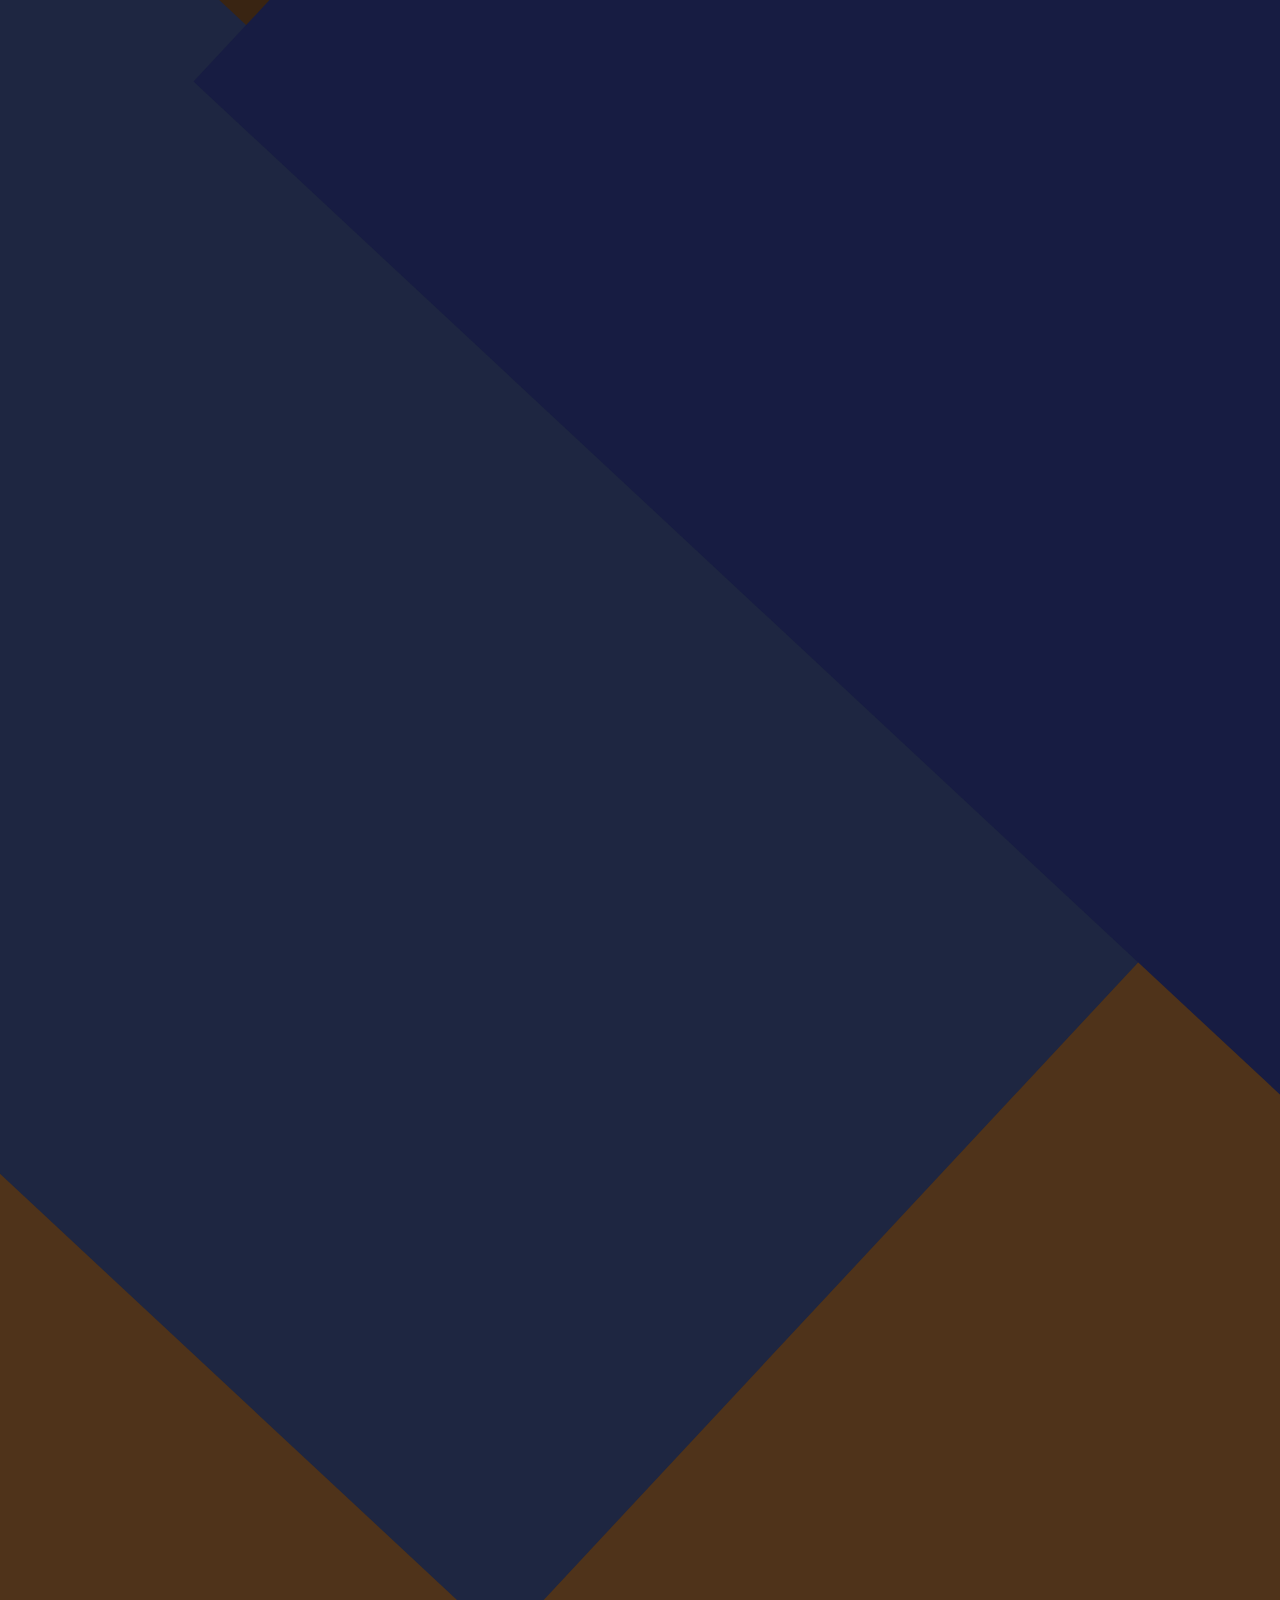
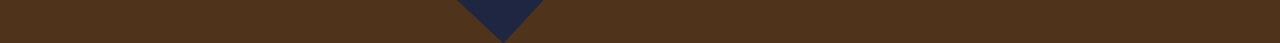
<file: Game-TowerDefence/index.html>
<!DOCTYPE html>
<html lang="en">

<head>
    <meta charset="UTF-8">
    <meta http-equiv="X-UA-Compatible" content="IE=edge">
    <meta name="viewport" content="width=device-width, initial-scale=1.0">
    <link href="https://cdn.jsdelivr.net/npm/bootstrap@5.2.3/dist/css/bootstrap.min.css" rel="stylesheet"
        integrity="sha384-rbsA2VBKQhggwzxH7pPCaAqO46MgnOM80zW1RWuH61DGLwZJEdK2Kadq2F9CUG65" crossorigin="anonymous">
    <link rel="stylesheet" href="index.css">
    <link rel="stylesheet" href="coverslider.css">
    <title>Tower Defence</title>
</head>

<body>
    <div id="backgroundComer-1"></div>
    <div id="backgroundComer-2"></div>
    <div id="wholearea">
        <div id="area1">
            <canvas id="mygraphicsarea" style="width: 100%">
            </canvas>
        </div>
        <div id="area2">
            <div class="myclass" id="code1">
                <p>For: Defender Tower-1(Use Margin property)</p>
                <div class="form-floating">
                    <input type="text" class="form-control" id="codearea1" placeholder="Margin Property">
                    <label for="floatinginput">Margin Property</label>
                </div>
            </div>
            <div id="code2" class="myclass">
                <p>For: Defender Tower-2.Use Flexbox Property(Justify content)</p>
                <div class="form-floating">
                    <input type="text" class="form-control" id="codearea2" placeholder="Margin Property">
                    <label for="floatinginput">Flex-Box Property</label>
                </div>
            </div>
            <div id="code3" class="myclass">
                <p>For: Defender Tower-3.Use Flexbox Property(Justify content)</p>
                <div class="form-floating">
                    <input type="text" class="form-control" id="codearea3" placeholder="Margin Property">
                    <label for="floatinginput">Flex-Box Property</label>
                </div>
            </div>
            <button id="Submit" type="button" class="btn btn-warning">Run</button>
        </div>
    </div>
    <div id="gameover">
        <P>Game Over</P>
        <p>Refresh To Play Again.</p>
    </div>
    <div id="gamecomplete">
        <p>Congratulations !</p>
        <p>Moving to next level</p>
    </div>
    <div id="informations">
        <div id="informations2">
            <p>Your job is to stop the incoming enemies from getting past your defenses. Unlike other tower defense
                games, you must position your towers using CSS!</p>
            <p>We'll start with container properties. A flexbox container has a main axis and a cross</p>
            <img src="./Img/Linesimg.png" alt=""
                style="width: 50%;display: block;margin-left: auto;margin-right: auto;">
            <p>Use the justify-content property on the tower group container to move your towers into effective
                positions. justify-content positions a container's items along the main axis and accepts the following
                values:</p>
            <ul>
                <li>flex-start: group items at the start of a container's main axis</li>
                <li>flex-end: group items at the end of the main axis</li>
                <p>center: group items in the center of the main axis</p>
                <li>space-between: evenly distribute items along the main axis such that the first item aligns at the
                    start and the final item aligns at the end</li>
                <li>space-around: evenly distribute items along the main axis such that all items have equal space around
                    them</li>
                <li>Try justify-content: center; for example, to move the container's towers to the center of the main
                    axis.</li>
            </ul>
            <button id="seperatebtn" style="display: block;margin-left: auto;position: relative;top: -6%;">Ok,got it!</button>
        </div>
    </div>
</body>
<script src="CoverSlider.js"></script>
<script src="JavaScript/Placement.js"></script>
<script src="JavaScript/WayPoints.js"></script>
<script src="JavaScript/Classes.js"></script>
<script src="JavaScript/Level-1.js"></script>
<script src="https://cdn.jsdelivr.net/npm/@popperjs/core@2.11.6/dist/umd/popper.min.js"
    integrity="sha384-oBqDVmMz9ATKxIep9tiCxS/Z9fNfEXiDAYTujMAeBAsjFuCZSmKbSSUnQlmh/jp3"
    crossorigin="anonymous"></script>
<script src="https://cdn.jsdelivr.net/npm/bootstrap@5.2.3/dist/js/bootstrap.min.js"
    integrity="sha384-cuYeSxntonz0PPNlHhBs68uyIAVpIIOZZ5JqeqvYYIcEL727kskC66kF92t6Xl2V"
    crossorigin="anonymous"></script>

</html>
</file>
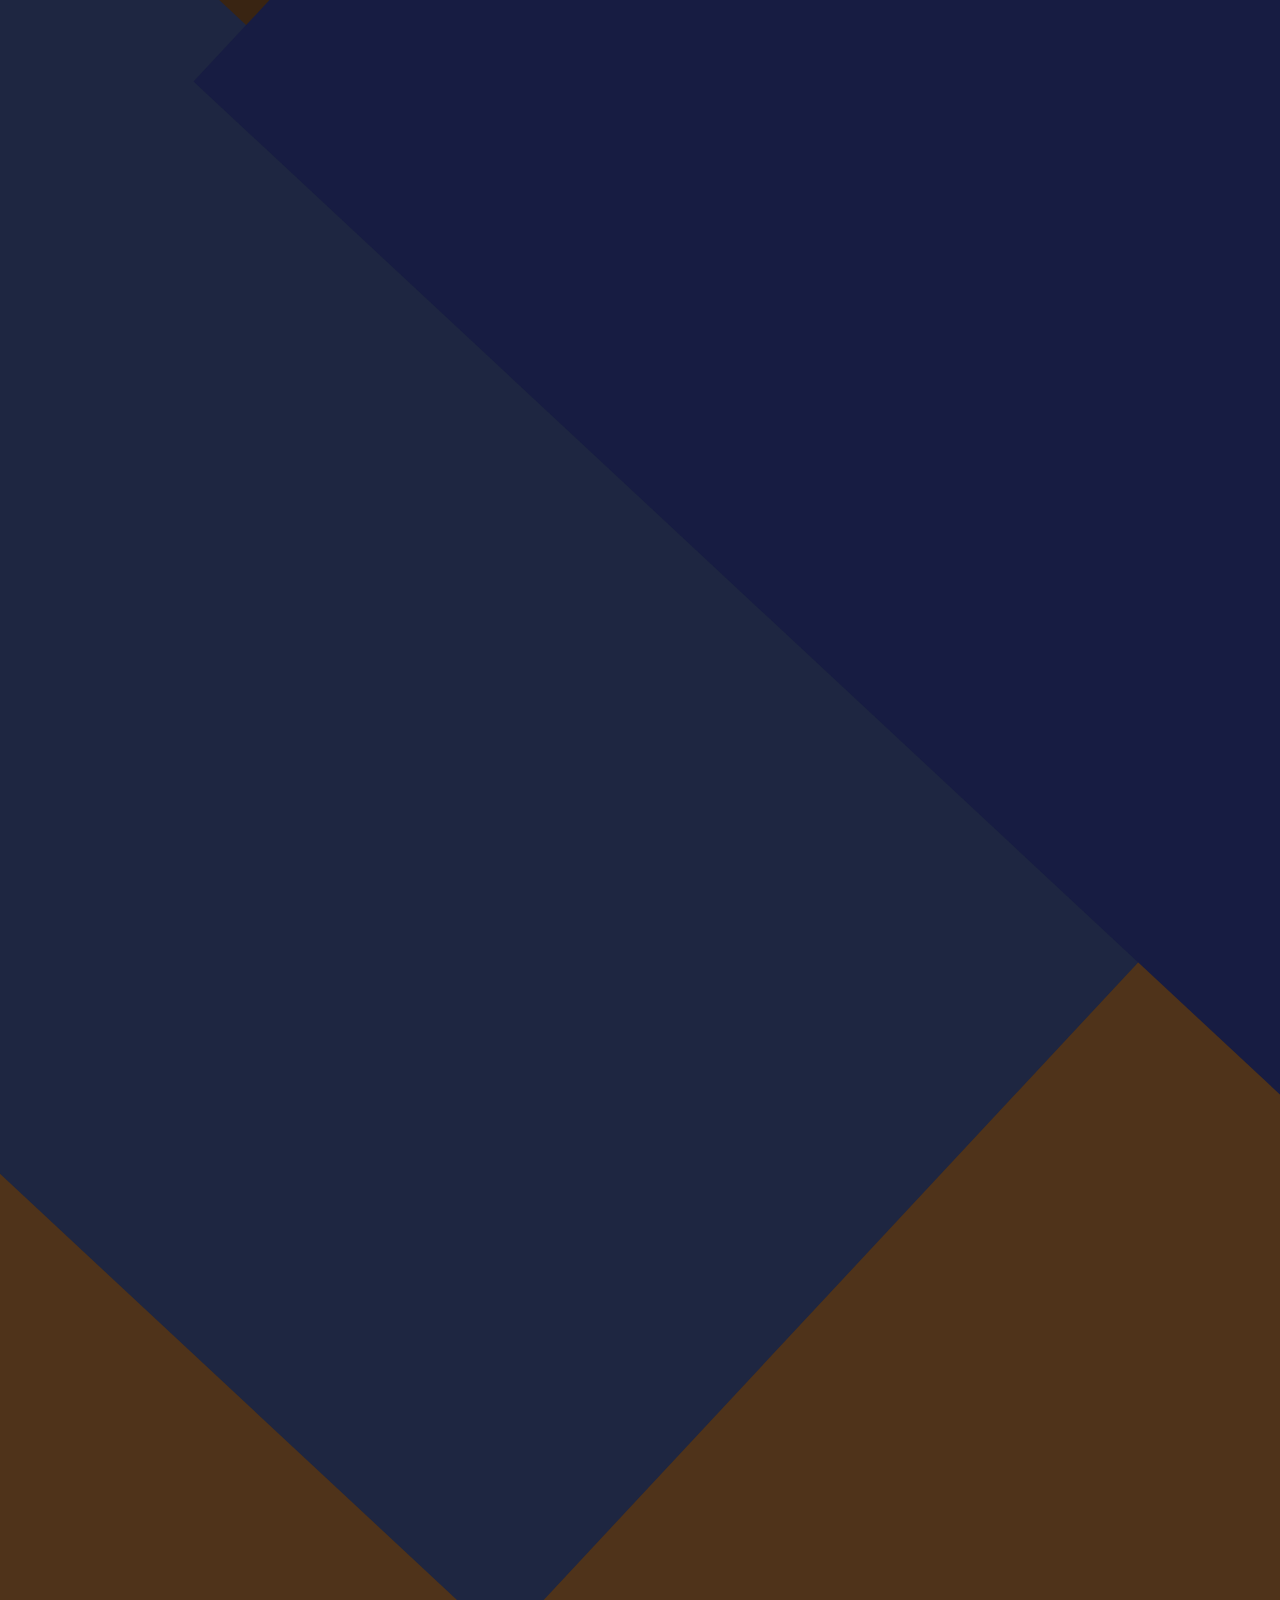
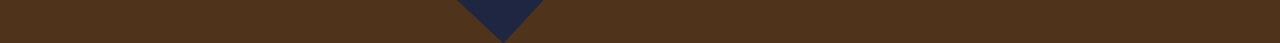
<file: Game-TowerDefence/Level-2.html>
<!DOCTYPE html>
<html lang="en">

<head>
    <meta charset="UTF-8">
    <meta http-equiv="X-UA-Compatible" content="IE=edge">
    <meta name="viewport" content="width=device-width, initial-scale=1.0">
    <link href="https://cdn.jsdelivr.net/npm/bootstrap@5.2.3/dist/css/bootstrap.min.css" rel="stylesheet"
        integrity="sha384-rbsA2VBKQhggwzxH7pPCaAqO46MgnOM80zW1RWuH61DGLwZJEdK2Kadq2F9CUG65" crossorigin="anonymous">
    <link rel="stylesheet" href="index.css">
    <link rel="stylesheet" href="coverslider.css">
    <title>Tower Defence</title>
</head>

<body>
    <div id="backgroundComer-1"></div>
    <div id="backgroundComer-2"></div>
    <div id="wholearea">
        <div id="area1">
            <canvas id="mygraphicsarea" style="width: 100%">
            </canvas>
        </div>
        <div id="area2">
            <div class="myclass" id="code1">
                <p>display: flex</p>
                <div class="form-floating">
                    <input type="text" class="form-control" placeholder="flex-direction: row" disabled>
                    <label for="floatinginput">flex-direction: row</label>
                </div>
            </div>
            <div id="code2" class="myclass">
                <p>For: Defender Tower-1.Use Flexbox Property(align-self)</p>
                <div class="form-floating">
                    <input type="text" class="form-control" id="codearea1" placeholder="Margin Property">
                    <label for="floatinginput">Flex-Box Property</label>
                </div>
            </div>
            <div id="code3" class="myclass">
                <p>For: Defender Tower-2.Use Flexbox Property(align-self)</p>
                <div class="form-floating">
                    <input type="text" class="form-control" id="codearea2" placeholder="Margin Property">
                    <label for="floatinginput">Flex-Box Property</label>
                </div>
            </div>
            <div id="code4" class="myclass">
                <p>For: Defender Tower-3.Use Flexbox Property(align-self)</p>
                <div class="form-floating">
                    <input type="text" class="form-control" id="codearea3" placeholder="Margin Property">
                    <label for="floatinginput">Flex-Box Property</label>
                </div>
            </div>
            <div id="code5" class="myclass">
                <p>For: Defender Tower-4.Use Flexbox Property(align-self)</p>
                <div class="form-floating">
                    <input type="text" class="form-control" id="codearea4" placeholder="Margin Property">
                    <label for="floatinginput">Flex-Box Property</label>
                </div>
            </div>
            <button id="Submit" type="button" class="btn btn-warning">Run</button>
        </div>
    </div>
    <div id="gameover">
        <P>Game Over</P>
        <p>Refresh To Play Again.</p>
    </div>
    <div id="gamecomplete">
        <p>Congratulations !</p>
        <p>Moving to next level</p>
    </div>
    <div id="informations">
        <div id="informations2">
            <p>Your job is to stop the incoming enemies from getting past your defenses. Unlike other tower defense
                games, you must position your towers using CSS!</p>
            <p>We'll start with container properties. A flexbox container has a main axis and a cross</p>
            <img src="./Img/Linesimg.png" alt=""
                style="width: 50%;display: block;margin-left: auto;margin-right: auto;">
            <p>Use the justify-content property on the tower group container to move your towers into effective
                positions. justify-content positions a container's items along the main axis and accepts the following
                values:</p>
            <ul>
                <li>flex-start: group items at the start of a container's main axis</li>
                <li>flex-end: group items at the end of the main axis</li>
                <p>center: group items in the center of the main axis</p>
                <li>space-between: evenly distribute items along the main axis such that the first item aligns at the
                    start and the final item aligns at the end</li>
                <li>space-around: evenly distribute items along the main axis such that all items have equal space
                    around
                    them</li>
                <li>Try justify-content: center; for example, to move the container's towers to the center of the main
                    axis.</li>
            </ul>
            <button id="seperatebtn" style="display: block;margin-left: auto;position: relative;top: -6%;">Ok,got
                it!</button>
        </div>
    </div>
</body>
<script src="Level2Javascripts/Placement.js"></script>
<script src="JavaScript/Classes.js"></script>
<script src="Level2Javascripts/WayPointsLevel2.js"></script>
<script src="Level2Javascripts/Level-2.js"></script>
<script src="CoverSlider.js"></script>
<script src="https://cdn.jsdelivr.net/npm/@popperjs/core@2.11.6/dist/umd/popper.min.js"
    integrity="sha384-oBqDVmMz9ATKxIep9tiCxS/Z9fNfEXiDAYTujMAeBAsjFuCZSmKbSSUnQlmh/jp3"
    crossorigin="anonymous"></script>
<script src="https://cdn.jsdelivr.net/npm/bootstrap@5.2.3/dist/js/bootstrap.min.js"
    integrity="sha384-cuYeSxntonz0PPNlHhBs68uyIAVpIIOZZ5JqeqvYYIcEL727kskC66kF92t6Xl2V"
    crossorigin="anonymous"></script>

</html>
</file>
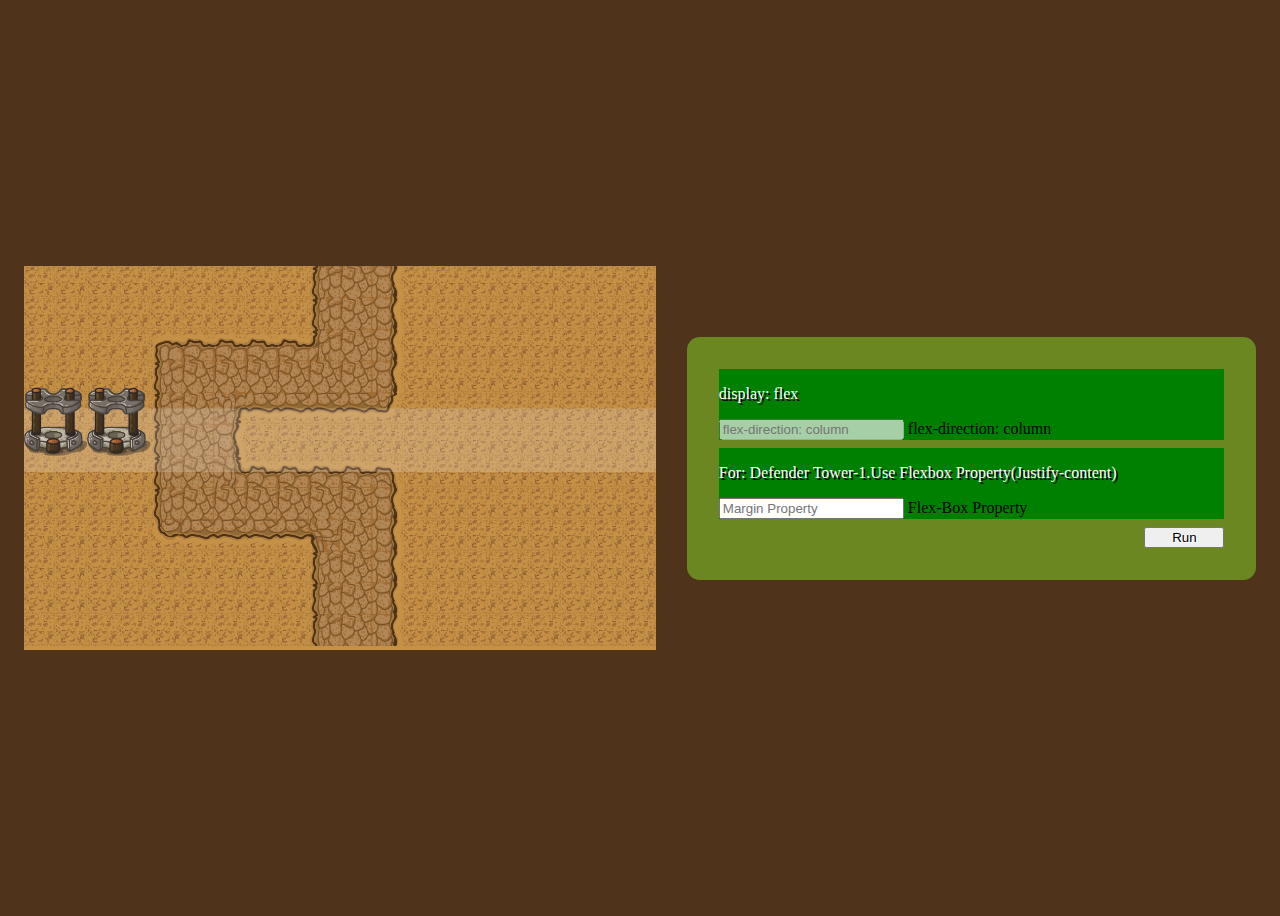
<file: Game-TowerDefence/Level-3.html>
<!DOCTYPE html>
<html lang="en">
<head>
    <meta charset="UTF-8">
    <meta http-equiv="X-UA-Compatible" content="IE=edge">
    <meta name="viewport" content="width=device-width, initial-scale=1.0">
    <link href="https://cdn.jsdelivr.net/npm/bootstrap@5.2.3/dist/css/bootstrap.min.css" rel="stylesheet" integrity="sha384-rbsA2VBKQhggwzxH7pPCaAqO46MgnOM80zW1RWuH61DGLwZJEdK2Kadq2F9CUG65" crossorigin="anonymous">
    <link rel="stylesheet" href="index.css">
    <title>Tower Defence</title>
</head>
<body>
    <div id="wholearea">
        <div id="area1">
            <canvas id="mygraphicsarea" style="width: 100%">
            </canvas>
        </div>
        <div id="area2">
            <div class="myclass" id="code1">
                <p>display: flex</p>
                <div class="form-floating">
                    <input type="text" class="form-control" placeholder="flex-direction: column" disabled>
                    <label for="floatinginput">flex-direction: column</label>
                </div>
            </div>
            <div id="code2" class="myclass">
                <p>For: Defender Tower-1.Use Flexbox Property(Justify-content)</p>
                <div class="form-floating">
                    <input type="text" class="form-control" id="codearea1" placeholder="Margin Property">
                    <label for="floatinginput">Flex-Box Property</label>
                </div>
            </div>
            <button id="Submit" type="button" class="btn btn-warning">Run</button>
        </div>
    </div>
    <div id="gameover">
        <P>Game Over</P>
        <p>Refresh To Play Again.</p>
    </div>
    <div id="gamecomplete">
        <p>Congratulations !</p>
        <p>Moving to next level</p>
    </div>
</body>

<script src="Level3Javascripts/Placement.js"></script>
<script src="Level3Javascripts/WayPointsLevel3.js"></script>
<script src="JavaScript/Classes.js"></script>
<script src="Level3Javascripts/Level-3.js"></script>
<script src="https://cdn.jsdelivr.net/npm/@popperjs/core@2.11.6/dist/umd/popper.min.js" integrity="sha384-oBqDVmMz9ATKxIep9tiCxS/Z9fNfEXiDAYTujMAeBAsjFuCZSmKbSSUnQlmh/jp3" crossorigin="anonymous"></script>
<script src="https://cdn.jsdelivr.net/npm/bootstrap@5.2.3/dist/js/bootstrap.min.js" integrity="sha384-cuYeSxntonz0PPNlHhBs68uyIAVpIIOZZ5JqeqvYYIcEL727kskC66kF92t6Xl2V" crossorigin="anonymous"></script>
</html>
</file>
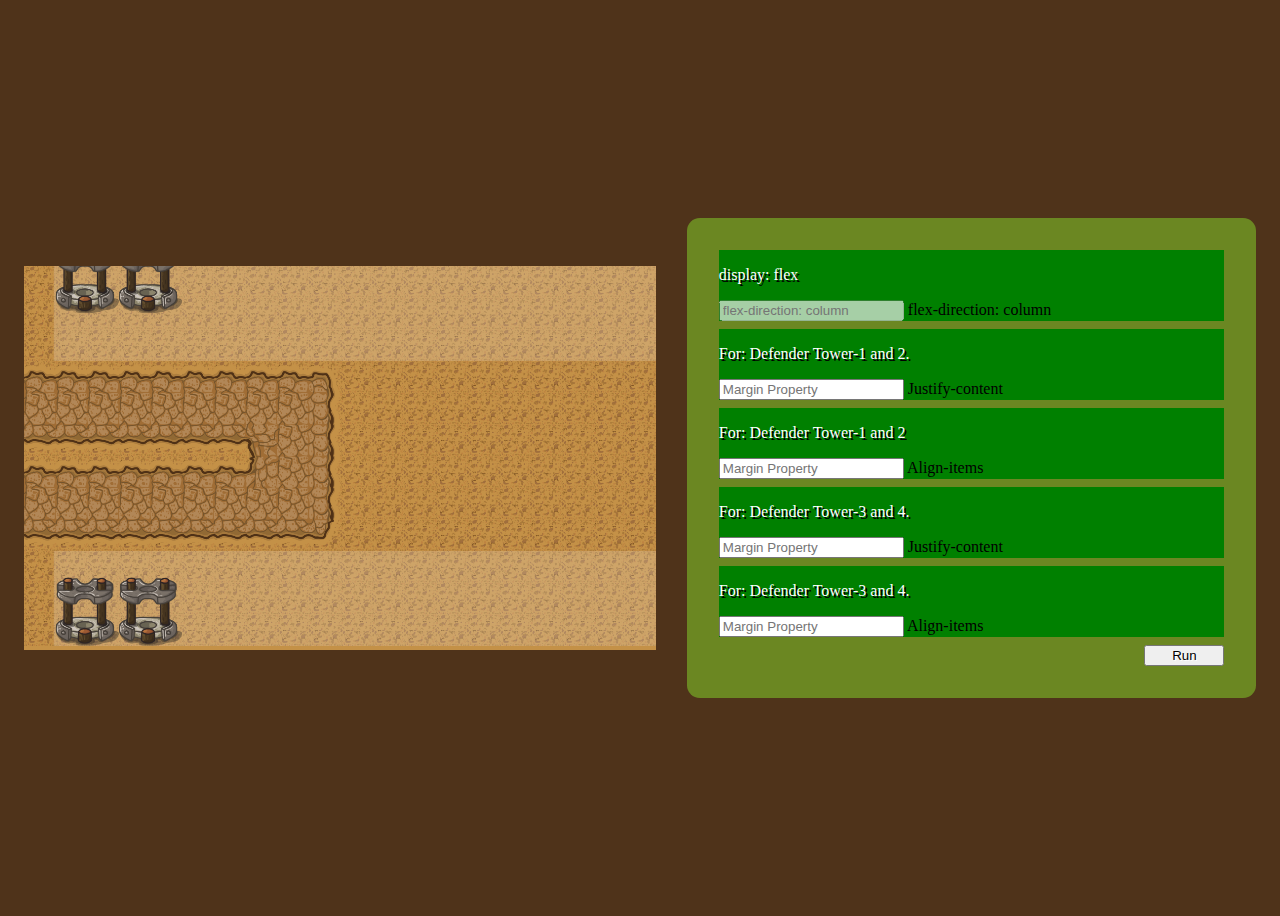
<file: Game-TowerDefence/Level-5.html>
<!DOCTYPE html>
<html lang="en">
<head>
    <meta charset="UTF-8">
    <meta http-equiv="X-UA-Compatible" content="IE=edge">
    <meta name="viewport" content="width=device-width, initial-scale=1.0">
    <link href="https://cdn.jsdelivr.net/npm/bootstrap@5.2.3/dist/css/bootstrap.min.css" rel="stylesheet" integrity="sha384-rbsA2VBKQhggwzxH7pPCaAqO46MgnOM80zW1RWuH61DGLwZJEdK2Kadq2F9CUG65" crossorigin="anonymous">
    <link rel="stylesheet" href="index.css">
    <title>Tower Defence</title>
</head>
<body>
    <div id="wholearea">
        <div id="area1">
            <canvas id="mygraphicsarea" style="width: 100%">
            </canvas>
        </div>
        <div id="area2">
            <div class="myclass" id="code1">
                <p>display: flex</p>
                <div class="form-floating">
                    <input type="text" class="form-control" placeholder="flex-direction: column" disabled>
                    <label for="floatinginput">flex-direction: column</label>
                </div>
            </div>
            <div id="code2" class="myclass">
                <p>For: Defender Tower-1 and 2.</p>
                <div class="form-floating">
                    <input type="text" class="form-control" id="codearea1" placeholder="Margin Property">
                    <label for="floatinginput">Justify-content</label>
                </div>
            </div>
            <div id="code3" class="myclass">
                <p>For: Defender Tower-1 and 2</p>
                <div class="form-floating">
                    <input type="text" class="form-control" id="codearea2" placeholder="Margin Property">
                    <label for="floatinginput">Align-items</label>
                </div>
            </div>
            <div id="code4" class="myclass">
                <p>For: Defender Tower-3 and 4.</p>
                <div class="form-floating">
                    <input type="text" class="form-control" id="codearea3" placeholder="Margin Property">
                    <label for="floatinginput">Justify-content</label>
                </div>
            </div>
            <div id="code5" class="myclass">
                <p>For: Defender Tower-3 and 4.</p>
                <div class="form-floating">
                    <input type="text" class="form-control" id="codearea4" placeholder="Margin Property">
                    <label for="floatinginput">Align-items</label>
                </div>
            </div>
            <button id="Submit" type="button" class="btn btn-warning">Run</button>
        </div>
    </div>
    <div id="gameover">
        <P>Game Over</P>
        <p>Refresh To Play Again.</p>
    </div>
    <div id="gamecomplete">
        <p>Congratulations !</p>
        <p>Moving to next level</p>
    </div>
</body>
<script src="Level5Javascripts/Placement.js"></script>
<script src="Level5Javascripts/WayPointsLevel5.js"></script>
<script src="JavaScript/Classes.js"></script>
<script src="Level5Javascripts/Level-5.js"></script>
<script src="https://cdn.jsdelivr.net/npm/@popperjs/core@2.11.6/dist/umd/popper.min.js" integrity="sha384-oBqDVmMz9ATKxIep9tiCxS/Z9fNfEXiDAYTujMAeBAsjFuCZSmKbSSUnQlmh/jp3" crossorigin="anonymous"></script>
<script src="https://cdn.jsdelivr.net/npm/bootstrap@5.2.3/dist/js/bootstrap.min.js" integrity="sha384-cuYeSxntonz0PPNlHhBs68uyIAVpIIOZZ5JqeqvYYIcEL727kskC66kF92t6Xl2V" crossorigin="anonymous"></script>
</html>
</file>
<file: Game-TowerDefence/index.css>
body{
    background-color: #4f331a;
}

#area1{
    background-color: #c49147;
    width: 50%;
    margin-top: auto;
    margin-bottom: auto;
}

#wholearea{
    display: flex;
    height: 100vh;
    justify-content: space-around;
}

#area2{
    background-color: #6b8722;
    width: 40%;
    border-radius: 1vw;
    margin-top: auto;
    margin-bottom: auto;
    display: flex;
    flex-direction: column;
    justify-content: space-around;
    padding: 2rem;
}

.myclass{
    background-color: green;
    margin-bottom: 0.5rem;
}

.myclass p{
    /* text-align: center; */
    color: white;
    text-shadow: 2px 2px black;
}

.btn{
    width: 5rem;
    text-shadow: 1px 1px white;
    align-self: flex-end;
}

#gameover{
    position: absolute;
    padding: 6rem;
    top: 25vh;
    left: 40vw;
    background-color: white;
    border-radius: 14px;
    text-align: center;
    box-shadow: 2px 2px 5px black;
    display: none;
}

#gamecomplete{
    position: absolute;
    padding: 6rem;
    top: 25vh;
    left: 40vw;
    background-color: white;
    border-radius: 14px;
    text-align: center;
    box-shadow: 2px 2px 5px black;
    display: none;
}

#informations{
    position: absolute;
    height: 100vh;
    width: 100vw;
    top: 0;
    left: 0;
    background-color: rgba(0, 0, 0, 0.277);
    z-index: 5;
}

#informations2{
    position: relative;
    top: 3vh;
    left: 25vw;
    height: 95vh;
    width: 50vw;
    background-color: white;
    padding: 2rem;
    border-radius: 2px;
}

#seperatebtn{
    background-color: rgba(21, 130, 246, 0.833);
    border: none;
    border-radius: 6px;
    padding: 10px;
    color: white;
}
</file>
<file: Game-TowerDefence/coverslider.css>
#backgroundComer-1{
    position: absolute;
    height: 63rem;
    width: 100rem;
    background-color: #1e2641 ;
    left: -42%;
    top: 25%;
    transform: rotate(43deg);
    z-index: 6;
    animation: backgroundcover1 3s;
}

#backgroundComer-2{
    height: 60rem;
    width: 100rem;
    position: absolute;
    background-color: #171c42;
    transform: rotate(43deg);
    left: 23.9%;
    bottom: 16%;
    z-index: 6;
    animation: backgroundcover2 3s;
}

@keyframes backgroundcover2 {
    from{
        display: block;
        left: 23.9%;
    }
    to{
        display: none;
        left: 104%;
    }
}


@keyframes backgroundcover1 {
    
    from{
        display: block;
        left: -42%;
    }
    to{
        display: none;
        left: -154%;
    }
}
</file>
